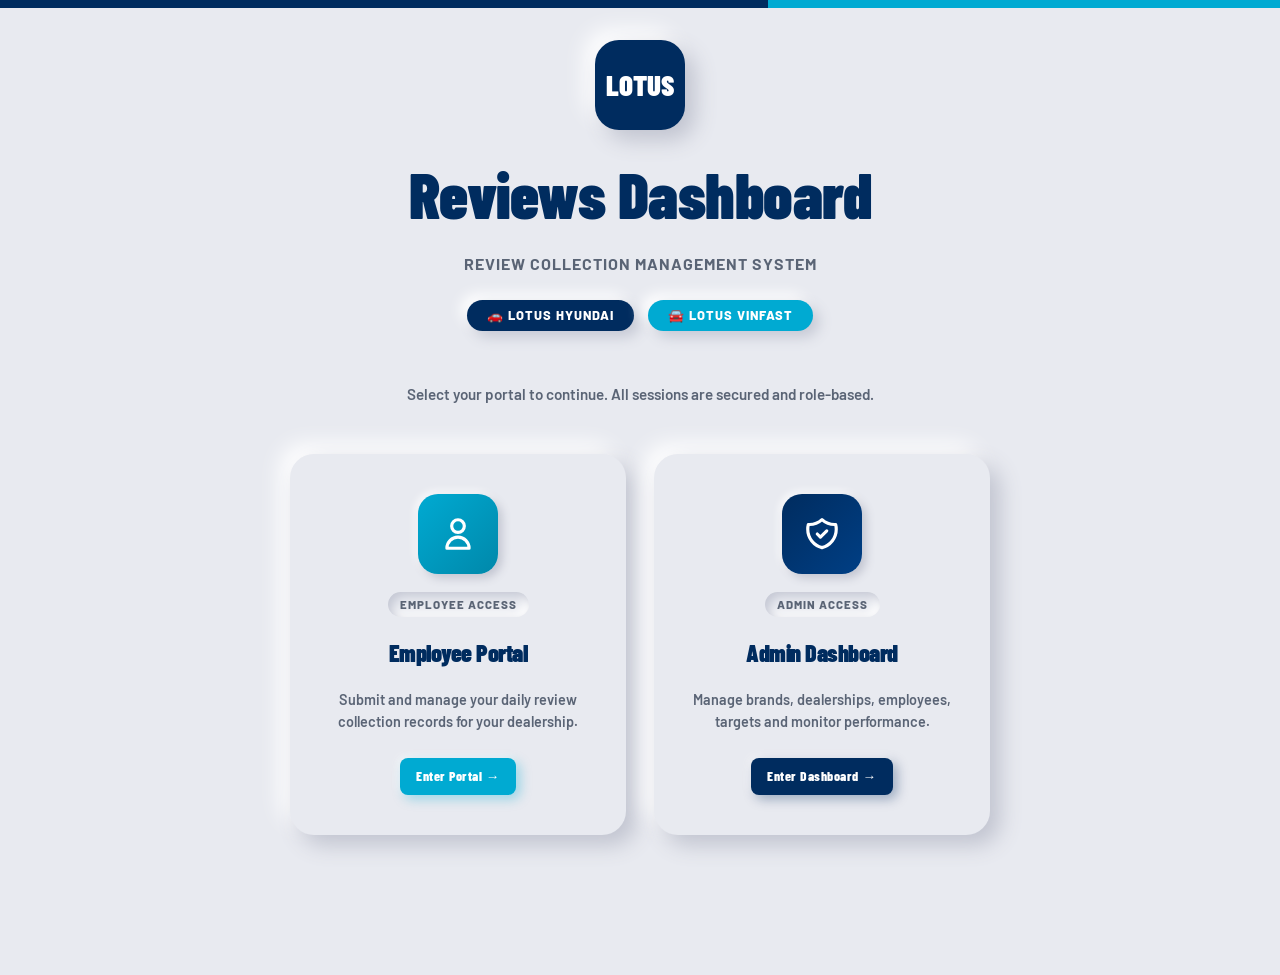
<file: index.html>
<!DOCTYPE html>
<html lang="en">
<head>
<meta charset="UTF-8">
<meta name="viewport" content="width=device-width, initial-scale=1.0">
<title>Lotus Reviews Dashboard</title>
<link rel="stylesheet" href="css/style.css">
<style>
.landing-page { background: var(--bg); }
.bauhaus-bar {
  height: 8px;
  background: linear-gradient(90deg, var(--primary) 0%, var(--primary) 60%, var(--accent) 60%, var(--accent) 100%);
  position: fixed; top: 0; left: 0; right: 0; z-index: 999;
}
.landing-tagline {
  font-size: 1rem; color: var(--text-muted); font-weight: 700;
  letter-spacing: 1px; margin-top: 10px;
}
.brands-strip {
  display: flex; gap: 14px; justify-content: center;
  margin-bottom: 52px; flex-wrap: wrap;
}
.brand-chip {
  padding: 6px 20px; border-radius: 20px; font-size: 0.8rem;
  font-weight: 800; letter-spacing: 1px; text-transform: uppercase;
  box-shadow: var(--nm-out);
}
.brand-chip.hyundai { background: var(--primary); color: var(--white); }
.brand-chip.vinfast { background: var(--accent); color: var(--white); }
.footer-fixed {
  position: fixed; bottom: 0; left: 0; right: 0;
  padding: 12px 24px; text-align: center;
  font-size: 0.75rem; font-weight: 700; color: var(--text-muted);
  background: var(--bg); border-top: 1px solid var(--border);
}
.geometric-bg {
  position: fixed; inset: 0; pointer-events: none; overflow: hidden; z-index: 0;
}
.geo-rect {
  position: absolute; border-radius: 4px; opacity: 0.04;
}
.portal-badge {
  font-size: 0.72rem; font-weight: 800; letter-spacing: 1px;
  text-transform: uppercase; padding: 4px 12px; border-radius: 20px;
  background: var(--bg); box-shadow: var(--nm-in); color: var(--text-muted);
}
</style>
</head>
<body>
<div class="bauhaus-bar"></div>

<!-- Geometric Background -->
<div class="geometric-bg">
  <div class="geo-rect" style="width:300px;height:300px;background:var(--primary);top:-80px;right:-60px;transform:rotate(15deg);"></div>
  <div class="geo-rect" style="width:200px;height:200px;background:var(--accent);bottom:-60px;left:-40px;transform:rotate(-10deg);"></div>
  <div class="geo-rect" style="width:150px;height:150px;background:var(--primary);bottom:200px;right:100px;transform:rotate(30deg);opacity:0.03;"></div>
</div>

<div class="landing-page" style="position:relative;z-index:1;padding-bottom:80px;">
  <div class="landing-hero">
    <div class="landing-logo">
      <div class="logo-mark" style="font-size:1.8rem;">LOTUS</div>
      <h1 style="font-size:clamp(2.5rem,6vw,4rem);">Reviews Dashboard</h1>
      <p class="landing-tagline">REVIEW COLLECTION MANAGEMENT SYSTEM</p>
    </div>

    <div class="brands-strip">
      <span class="brand-chip hyundai">🚗 Lotus Hyundai</span>
      <span class="brand-chip vinfast">🚘 Lotus Vinfast</span>
    </div>

    <p style="color:var(--text-muted);font-size:0.95rem;max-width:480px;margin:0 auto 48px;text-align:center;">
      Select your portal to continue. All sessions are secured and role-based.
    </p>

    <div class="portal-cards">
      <!-- Employee Portal -->
      <a href="employee-login.html" class="portal-card">
        <div class="card-icon" style="background:linear-gradient(135deg,var(--accent),var(--accent-dark));">
          <svg width="38" height="38" fill="none" viewBox="0 0 24 24" stroke="#fff" stroke-width="2">
            <path stroke-linecap="round" stroke-linejoin="round" d="M16 7a4 4 0 11-8 0 4 4 0 018 0zM12 14a7 7 0 00-7 7h14a7 7 0 00-7-7z"/>
          </svg>
        </div>
        <span class="portal-badge">Employee Access</span>
        <h3>Employee Portal</h3>
        <p>Submit and manage your daily review collection records for your dealership.</p>
        <span class="btn btn-accent btn-sm mt-1">Enter Portal →</span>
      </a>

      <!-- Admin Portal -->
      <a href="admin-login.html" class="portal-card">
        <div class="card-icon" style="background:linear-gradient(135deg,var(--primary),var(--primary-light));">
          <svg width="38" height="38" fill="none" viewBox="0 0 24 24" stroke="#fff" stroke-width="2">
            <path stroke-linecap="round" stroke-linejoin="round" d="M9 12l2 2 4-4m5.618-4.016A11.955 11.955 0 0112 2.944a11.955 11.955 0 01-8.618 3.04A12.02 12.02 0 003 9c0 5.591 3.824 10.29 9 11.622 5.176-1.332 9-6.03 9-11.622 0-1.042-.133-2.052-.382-3.016z"/>
          </svg>
        </div>
        <span class="portal-badge">Admin Access</span>
        <h3>Admin Dashboard</h3>
        <p>Manage brands, dealerships, employees, targets and monitor performance.</p>
        <span class="btn btn-primary btn-sm mt-1">Enter Dashboard →</span>
      </a>
    </div>
  </div>
</div>

<div class="footer-fixed">
  Developed by <strong>Dharun Kumar N</strong> ( SEO &amp; ORM Analyst @ Lotus Hyundai HO )
</div>
</body>
</html>
</file>
<file: css/style.css>
/* ============================================================
   LOTUS DASHBOARD — SHARED STYLES
   Bauhaus + Neomorphism | Hyundai Brand Colors | Bold Font
   ============================================================ */

@import url('https://fonts.googleapis.com/css2?family=Barlow:wght@400;600;700;800;900&family=Barlow+Condensed:wght@700;800;900&display=swap');

:root {
  --primary:       #002C5F;
  --primary-light: #003f85;
  --accent:        #00AAD2;
  --accent-dark:   #0088aa;
  --white:         #FFFFFF;
  --bg:            #e8eaf0;
  --bg-card:       #e8eaf0;
  --text:          #1a1a2e;
  --text-muted:    #5a6475;
  --danger:        #e63946;
  --success:       #2dc653;
  --warning:       #f4a261;
  --border:        #d0d4de;

  /* Neomorphic shadows */
  --nm-out: 6px 6px 14px #c5c8d4, -6px -6px 14px #ffffff;
  --nm-in:  inset 4px 4px 10px #c5c8d4, inset -4px -4px 10px #ffffff;
  --nm-out-lg: 10px 10px 22px #c0c3cf, -10px -10px 22px #ffffff;
  --nm-btn: 4px 4px 10px #c0c3cf, -2px -2px 8px #ffffff;
  --nm-btn-active: inset 3px 3px 8px #c0c3cf, inset -2px -2px 6px #ffffff;

  --radius: 16px;
  --radius-sm: 10px;
  --radius-lg: 24px;
  --transition: 0.22s cubic-bezier(.4,0,.2,1);
}

*, *::before, *::after { box-sizing: border-box; margin: 0; padding: 0; }

body {
  font-family: 'Barlow', sans-serif;
  font-weight: 700;
  background: var(--bg);
  color: var(--text);
  min-height: 100vh;
  line-height: 1.5;
}

/* ── Typography ── */
h1, h2, h3, h4 { font-family: 'Barlow Condensed', sans-serif; font-weight: 900; letter-spacing: -0.5px; }
h1 { font-size: clamp(2rem, 5vw, 3.5rem); }
h2 { font-size: clamp(1.5rem, 3vw, 2.2rem); }
h3 { font-size: 1.3rem; }
p { font-weight: 600; }

a { color: inherit; text-decoration: none; }

/* ── Utility ── */
.hidden { display: none !important; }
.text-accent { color: var(--accent); }
.text-primary { color: var(--primary); }
.text-danger { color: var(--danger); }
.text-success { color: var(--success); }
.text-muted { color: var(--text-muted); font-weight: 600; }
.bold { font-weight: 900; }
.flex { display: flex; }
.flex-col { flex-direction: column; }
.items-center { align-items: center; }
.justify-center { justify-content: center; }
.justify-between { justify-content: space-between; }
.gap-1 { gap: 8px; }
.gap-2 { gap: 16px; }
.gap-3 { gap: 24px; }
.gap-4 { gap: 32px; }
.w-full { width: 100%; }
.mt-1 { margin-top: 8px; }
.mt-2 { margin-top: 16px; }
.mt-3 { margin-top: 24px; }
.mb-1 { margin-bottom: 8px; }
.mb-2 { margin-bottom: 16px; }
.text-center { text-align: center; }
.grid { display: grid; }

/* ── Neomorphic Card ── */
.nm-card {
  background: var(--bg-card);
  border-radius: var(--radius);
  box-shadow: var(--nm-out);
  padding: 28px;
  transition: box-shadow var(--transition);
}
.nm-card:hover { box-shadow: var(--nm-out-lg); }
.nm-card-sm { border-radius: var(--radius-sm); box-shadow: var(--nm-out); background: var(--bg-card); padding: 18px; }
.nm-inset { box-shadow: var(--nm-in); border-radius: var(--radius-sm); background: var(--bg); }

/* ── Buttons ── */
.btn {
  display: inline-flex; align-items: center; justify-content: center; gap: 8px;
  padding: 12px 28px;
  border-radius: var(--radius-sm);
  border: none; cursor: pointer;
  font-family: 'Barlow Condensed', sans-serif;
  font-size: 1rem; font-weight: 800; letter-spacing: 0.5px;
  transition: all var(--transition);
  box-shadow: var(--nm-btn);
  background: var(--bg);
  color: var(--text);
}
.btn:active { box-shadow: var(--nm-btn-active); transform: scale(0.98); }
.btn-primary { background: var(--primary); color: var(--white); box-shadow: 4px 4px 12px rgba(0,44,95,0.35), -2px -2px 8px rgba(255,255,255,0.7); }
.btn-primary:hover { background: var(--primary-light); }
.btn-accent { background: var(--accent); color: var(--white); box-shadow: 4px 4px 12px rgba(0,170,210,0.35), -2px -2px 8px rgba(255,255,255,0.7); }
.btn-accent:hover { background: var(--accent-dark); }
.btn-danger { background: var(--danger); color: var(--white); box-shadow: 4px 4px 12px rgba(230,57,70,0.35), -2px -2px 8px rgba(255,255,255,0.7); }
.btn-success { background: var(--success); color: var(--white); box-shadow: 4px 4px 12px rgba(45,198,83,0.35), -2px -2px 8px rgba(255,255,255,0.7); }
.btn-ghost { background: transparent; box-shadow: none; }
.btn-ghost:hover { background: rgba(0,44,95,0.08); }
.btn-sm { padding: 8px 16px; font-size: 0.85rem; border-radius: 8px; }
.btn-icon { padding: 10px; border-radius: 50%; width: 40px; height: 40px; }
.btn-wide { width: 100%; padding: 14px; font-size: 1.1rem; }

/* ── Form Inputs ── */
.form-group { display: flex; flex-direction: column; gap: 6px; }
.form-group label { font-size: 0.82rem; font-weight: 800; color: var(--text-muted); letter-spacing: 0.8px; text-transform: uppercase; }
.form-control {
  padding: 13px 16px;
  border-radius: var(--radius-sm);
  border: none;
  background: var(--bg);
  box-shadow: var(--nm-in);
  font-family: 'Barlow', sans-serif;
  font-size: 0.97rem; font-weight: 700;
  color: var(--text);
  outline: none;
  transition: box-shadow var(--transition);
  width: 100%;
}
.form-control:focus { box-shadow: inset 3px 3px 8px #b8bbc7, inset -3px -3px 8px #fff, 0 0 0 2px var(--accent); }
.form-control::placeholder { color: var(--text-muted); font-weight: 600; }
select.form-control { cursor: pointer; }
.form-error { color: var(--danger); font-size: 0.82rem; font-weight: 800; margin-top: 4px; }

/* ── Badge ── */
.badge {
  display: inline-flex; align-items: center; gap: 4px;
  padding: 4px 12px; border-radius: 20px;
  font-size: 0.75rem; font-weight: 800; letter-spacing: 0.5px;
}
.badge-primary { background: rgba(0,44,95,0.12); color: var(--primary); }
.badge-accent { background: rgba(0,170,210,0.15); color: var(--accent-dark); }
.badge-danger { background: rgba(230,57,70,0.12); color: var(--danger); }
.badge-success { background: rgba(45,198,83,0.15); color: #1a8c3a; }
.badge-warning { background: rgba(244,162,97,0.2); color: #b5541a; }
.badge-pending { background: rgba(244,162,97,0.2); color: #b5541a; }

/* ── Progress Bar ── */
.progress-wrap { background: var(--bg); border-radius: 20px; box-shadow: var(--nm-in); height: 14px; overflow: hidden; }
.progress-bar {
  height: 100%; border-radius: 20px;
  background: linear-gradient(90deg, var(--accent), var(--primary));
  transition: width 0.8s cubic-bezier(.4,0,.2,1);
  position: relative;
}
.progress-bar::after {
  content: ''; position: absolute; inset: 0;
  background: linear-gradient(180deg, rgba(255,255,255,0.3) 0%, transparent 60%);
  border-radius: 20px;
}

/* ── Tabs ── */
.tabs { display: flex; gap: 4px; background: var(--bg); border-radius: 12px; padding: 6px; box-shadow: var(--nm-in); }
.tab-btn {
  flex: 1; padding: 10px 20px; border: none; background: transparent;
  border-radius: 8px; cursor: pointer;
  font-family: 'Barlow Condensed', sans-serif;
  font-size: 0.95rem; font-weight: 800;
  color: var(--text-muted); transition: all var(--transition);
}
.tab-btn.active { background: var(--bg); box-shadow: var(--nm-btn); color: var(--primary); }
.tab-content { display: none; }
.tab-content.active { display: block; }

/* ── Table ── */
.table-wrap { overflow-x: auto; border-radius: var(--radius-sm); box-shadow: var(--nm-in); background: var(--bg); }
table { width: 100%; border-collapse: collapse; }
thead th {
  background: var(--primary); color: var(--white);
  padding: 14px 16px; text-align: left;
  font-family: 'Barlow Condensed', sans-serif;
  font-size: 0.85rem; font-weight: 800; letter-spacing: 0.8px; text-transform: uppercase;
}
thead th:first-child { border-radius: 10px 0 0 0; }
thead th:last-child { border-radius: 0 10px 0 0; }
tbody tr { border-bottom: 1px solid var(--border); transition: background var(--transition); }
tbody tr:last-child { border-bottom: none; }
tbody tr:hover { background: rgba(0,170,210,0.05); }
tbody td { padding: 13px 16px; font-weight: 700; font-size: 0.92rem; }
tbody td.actions { display: flex; gap: 6px; flex-wrap: wrap; }

/* ── Sidebar ── */
.sidebar {
  width: 250px; min-height: 100vh;
  background: var(--primary);
  display: flex; flex-direction: column;
  position: fixed; top: 0; left: 0; z-index: 100;
  box-shadow: 6px 0 20px rgba(0,44,95,0.3);
  transition: transform 0.3s;
}
.sidebar-brand {
  padding: 28px 24px 24px;
  border-bottom: 1px solid rgba(255,255,255,0.12);
}
.sidebar-brand .logo-text { font-family: 'Barlow Condensed', sans-serif; font-weight: 900; font-size: 1.8rem; color: var(--white); }
.sidebar-brand .logo-sub { font-size: 0.75rem; color: var(--accent); font-weight: 800; letter-spacing: 1.5px; text-transform: uppercase; }
.sidebar-nav { flex: 1; padding: 16px 12px; display: flex; flex-direction: column; gap: 4px; overflow-y: auto; }
.nav-section-title { font-size: 0.68rem; font-weight: 800; color: rgba(255,255,255,0.4); letter-spacing: 1.5px; text-transform: uppercase; padding: 12px 12px 6px; }
.nav-link {
  display: flex; align-items: center; gap: 12px;
  padding: 11px 14px; border-radius: 10px;
  color: rgba(255,255,255,0.75);
  font-weight: 800; font-size: 0.92rem;
  cursor: pointer; transition: all var(--transition);
  border: none; background: transparent; width: 100%; text-align: left;
}
.nav-link svg { flex-shrink: 0; }
.nav-link:hover { background: rgba(255,255,255,0.12); color: var(--white); }
.nav-link.active { background: var(--accent); color: var(--white); box-shadow: 0 4px 12px rgba(0,170,210,0.4); }
.sidebar-footer { padding: 20px; border-top: 1px solid rgba(255,255,255,0.12); }
.sidebar-user { display: flex; align-items: center; gap: 12px; }
.sidebar-avatar { width: 40px; height: 40px; border-radius: 50%; background: var(--accent); display: flex; align-items: center; justify-content: center; font-size: 1rem; font-weight: 900; color: var(--white); flex-shrink: 0; }
.sidebar-user-info .name { font-size: 0.88rem; font-weight: 800; color: var(--white); }
.sidebar-user-info .role { font-size: 0.72rem; font-weight: 700; color: var(--accent); text-transform: uppercase; letter-spacing: 0.5px; }

/* ── Main Layout ── */
.main-layout { margin-left: 250px; min-height: 100vh; }
.topbar {
  background: var(--bg); box-shadow: 0 2px 12px rgba(0,44,95,0.08);
  padding: 16px 32px; display: flex; align-items: center; justify-content: space-between;
  position: sticky; top: 0; z-index: 50;
}
.topbar-title { font-family: 'Barlow Condensed', sans-serif; font-weight: 900; font-size: 1.4rem; color: var(--primary); }
.topbar-actions { display: flex; align-items: center; gap: 12px; }
.page-content { padding: 32px; }

/* ── Stat Card ── */
.stat-card { text-align: center; }
.stat-card .stat-icon { width: 60px; height: 60px; border-radius: 16px; display: flex; align-items: center; justify-content: center; margin: 0 auto 14px; box-shadow: var(--nm-btn); }
.stat-card .stat-value { font-family: 'Barlow Condensed', sans-serif; font-size: 2.4rem; font-weight: 900; color: var(--primary); line-height: 1; }
.stat-card .stat-label { font-size: 0.8rem; font-weight: 800; color: var(--text-muted); letter-spacing: 0.8px; text-transform: uppercase; margin-top: 4px; }
.stat-card .stat-change { font-size: 0.8rem; font-weight: 800; margin-top: 6px; }

/* ── Alert ── */
.alert { padding: 14px 18px; border-radius: var(--radius-sm); font-weight: 700; font-size: 0.92rem; display: flex; align-items: center; gap: 10px; }
.alert-success { background: rgba(45,198,83,0.12); color: #1a8c3a; border-left: 4px solid var(--success); }
.alert-danger { background: rgba(230,57,70,0.1); color: var(--danger); border-left: 4px solid var(--danger); }
.alert-warning { background: rgba(244,162,97,0.15); color: #8a4510; border-left: 4px solid var(--warning); }
.alert-info { background: rgba(0,170,210,0.1); color: var(--accent-dark); border-left: 4px solid var(--accent); }

/* ── Modal ── */
.modal-overlay {
  position: fixed; inset: 0; background: rgba(0,0,0,0.4); backdrop-filter: blur(4px);
  z-index: 1000; display: flex; align-items: center; justify-content: center;
  padding: 20px; opacity: 0; pointer-events: none; transition: opacity 0.2s;
}
.modal-overlay.open { opacity: 1; pointer-events: all; }
.modal {
  background: var(--bg); border-radius: var(--radius-lg);
  box-shadow: var(--nm-out-lg); width: 100%; max-width: 520px;
  max-height: 90vh; overflow-y: auto;
  transform: translateY(20px); transition: transform 0.25s;
}
.modal-overlay.open .modal { transform: translateY(0); }
.modal-header { padding: 24px 28px 16px; display: flex; align-items: center; justify-content: space-between; border-bottom: 1px solid var(--border); }
.modal-title { font-family: 'Barlow Condensed', sans-serif; font-size: 1.5rem; font-weight: 900; color: var(--primary); }
.modal-close { background: none; border: none; cursor: pointer; padding: 6px; color: var(--text-muted); font-size: 1.2rem; border-radius: 8px; transition: background var(--transition); }
.modal-close:hover { background: rgba(0,44,95,0.08); }
.modal-body { padding: 24px 28px; display: flex; flex-direction: column; gap: 20px; }
.modal-footer { padding: 16px 28px 24px; display: flex; gap: 12px; justify-content: flex-end; border-top: 1px solid var(--border); }

/* ── Toasts ── */
#toast-container { position: fixed; bottom: 24px; right: 24px; z-index: 9999; display: flex; flex-direction: column; gap: 10px; }
.toast {
  background: var(--bg); border-radius: 12px; box-shadow: var(--nm-out);
  padding: 14px 20px; display: flex; align-items: center; gap: 10px;
  font-weight: 700; font-size: 0.9rem; min-width: 280px;
  animation: slideIn 0.3s ease;
  border-left: 4px solid var(--accent);
}
.toast.success { border-color: var(--success); }
.toast.error { border-color: var(--danger); }
.toast.warning { border-color: var(--warning); }
@keyframes slideIn { from { transform: translateX(100%); opacity: 0; } to { transform: translateX(0); opacity: 1; } }
@keyframes slideOut { from { transform: translateX(0); opacity: 1; } to { transform: translateX(100%); opacity: 0; } }
.toast.out { animation: slideOut 0.3s ease forwards; }

/* ── Confetti overlay ── */
#confetti-overlay {
  position: fixed; inset: 0; z-index: 9990; pointer-events: none;
  display: flex; align-items: center; justify-content: center;
}
#confetti-canvas { position: absolute; inset: 0; width: 100%; height: 100%; }
.confetti-msg {
  position: relative; z-index: 1;
  background: var(--bg); border-radius: 24px; box-shadow: var(--nm-out-lg);
  padding: 40px 60px; text-align: center;
  animation: popIn 0.4s cubic-bezier(.17,.67,.35,1.4) both;
}
.confetti-msg h2 { font-size: 2.5rem; color: var(--primary); margin-bottom: 8px; }
.confetti-msg p { color: var(--text-muted); font-size: 1.1rem; }

/* ── Danger Shake Animation ── */
@keyframes shake {
  0%,100% { transform: translateX(0); }
  15%,45%,75% { transform: translateX(-8px); }
  30%,60%,90% { transform: translateX(8px); }
}
.shake { animation: shake 0.6s ease; }
@keyframes popIn { from { transform: scale(0.7); opacity: 0; } to { transform: scale(1); opacity: 1; } }
@keyframes pulseRed {
  0%,100% { box-shadow: 0 0 0 0 rgba(230,57,70,0.5); }
  50% { box-shadow: 0 0 0 16px rgba(230,57,70,0); }
}
.pulse-danger { animation: pulseRed 1.2s infinite; }

/* ── Landing Page ── */
.landing-page {
  min-height: 100vh; background: var(--bg);
  display: flex; flex-direction: column; align-items: center; justify-content: center;
  padding: 40px 20px;
}
.landing-hero { text-align: center; margin-bottom: 60px; }
.landing-logo { margin-bottom: 24px; }
.landing-logo .logo-mark {
  width: 90px; height: 90px; background: var(--primary); border-radius: 24px;
  display: flex; align-items: center; justify-content: center;
  margin: 0 auto 16px; box-shadow: var(--nm-out-lg);
  font-family: 'Barlow Condensed', sans-serif; font-size: 2.2rem; font-weight: 900; color: var(--white);
}
.landing-logo h1 { color: var(--primary); }
.landing-logo .sub { color: var(--accent); font-size: 0.85rem; font-weight: 800; letter-spacing: 2px; text-transform: uppercase; margin-top: 4px; }
.portal-cards { display: grid; grid-template-columns: repeat(auto-fit, minmax(280px, 1fr)); gap: 28px; max-width: 700px; width: 100%; }
.portal-card {
  background: var(--bg); border-radius: var(--radius-lg); box-shadow: var(--nm-out-lg);
  padding: 40px 32px; text-align: center; cursor: pointer;
  transition: all var(--transition); text-decoration: none; color: var(--text);
  display: flex; flex-direction: column; align-items: center; gap: 18px;
}
.portal-card:hover { transform: translateY(-6px); box-shadow: 14px 14px 30px #bcc0cc, -10px -10px 26px #ffffff; }
.portal-card .card-icon { width: 80px; height: 80px; border-radius: 20px; display: flex; align-items: center; justify-content: center; box-shadow: var(--nm-btn); }
.portal-card h3 { font-size: 1.5rem; color: var(--primary); }
.portal-card p { color: var(--text-muted); font-size: 0.9rem; font-weight: 600; }

/* ── Auth Page ── */
.auth-page {
  min-height: 100vh; display: grid; grid-template-columns: 1fr 1fr;
}
.auth-panel-left {
  background: var(--primary); display: flex; flex-direction: column;
  align-items: center; justify-content: center; padding: 60px 48px;
  position: relative; overflow: hidden;
}
.auth-panel-left::before {
  content: ''; position: absolute; width: 400px; height: 400px;
  border-radius: 50%; background: rgba(0,170,210,0.12);
  top: -100px; right: -100px;
}
.auth-panel-left::after {
  content: ''; position: absolute; width: 300px; height: 300px;
  border-radius: 50%; background: rgba(255,255,255,0.04);
  bottom: -80px; left: -80px;
}
.auth-brand { position: relative; z-index: 1; text-align: center; }
.auth-brand .logo-mark { width: 80px; height: 80px; background: rgba(255,255,255,0.12); border-radius: 22px; display: flex; align-items: center; justify-content: center; margin: 0 auto 24px; box-shadow: 0 8px 24px rgba(0,0,0,0.2); font-family: 'Barlow Condensed', sans-serif; font-size: 2rem; font-weight: 900; color: var(--white); }
.auth-brand h2 { color: var(--white); font-size: 2.5rem; }
.auth-brand p { color: rgba(255,255,255,0.7); margin-top: 12px; font-weight: 600; max-width: 280px; }
.auth-panel-right { display: flex; align-items: center; justify-content: center; padding: 40px; background: var(--bg); }
.auth-form-wrap { width: 100%; max-width: 420px; }
.auth-form-wrap .auth-tabs { margin-bottom: 28px; }
.auth-title { font-size: 2rem; color: var(--primary); margin-bottom: 6px; }
.auth-subtitle { color: var(--text-muted); font-size: 0.9rem; margin-bottom: 28px; }
.auth-form { display: flex; flex-direction: column; gap: 18px; }
.auth-link { color: var(--accent-dark); font-weight: 800; text-decoration: underline; cursor: pointer; }
.auth-back { display: flex; align-items: center; gap: 8px; color: var(--text-muted); font-size: 0.88rem; margin-bottom: 24px; cursor: pointer; font-weight: 800; }
.auth-back:hover { color: var(--primary); }

/* ── Employee Dashboard ── */
.review-form-section { max-width: 680px; }
.date-nav { display: flex; align-items: center; gap: 16px; background: var(--bg); border-radius: 12px; box-shadow: var(--nm-in); padding: 12px 20px; }
.date-nav span { font-family: 'Barlow Condensed', sans-serif; font-size: 1.2rem; font-weight: 900; color: var(--primary); }

/* ── Charts / Metrics ── */
.metric-card .metric-big { font-family: 'Barlow Condensed', sans-serif; font-size: 3rem; font-weight: 900; color: var(--primary); line-height: 1; }
.metric-card .metric-label { font-size: 0.8rem; font-weight: 800; color: var(--text-muted); letter-spacing: 0.8px; text-transform: uppercase; }
.metric-row { display: grid; grid-template-columns: repeat(auto-fit, minmax(180px, 1fr)); gap: 20px; }

/* ── Grid Helpers ── */
.grid-2 { grid-template-columns: repeat(2, 1fr); gap: 24px; }
.grid-3 { grid-template-columns: repeat(3, 1fr); gap: 20px; }
.grid-4 { grid-template-columns: repeat(4, 1fr); gap: 20px; }

/* ── Target Section ── */
.target-block { padding: 20px 0; border-bottom: 1px solid var(--border); }
.target-block:last-child { border-bottom: none; }
.target-header { display: flex; justify-content: space-between; align-items: center; margin-bottom: 12px; }
.target-header h4 { font-family: 'Barlow Condensed', sans-serif; font-size: 1.1rem; font-weight: 900; }
.target-pct { font-family: 'Barlow Condensed', sans-serif; font-size: 1.8rem; font-weight: 900; }
.target-nums { font-size: 0.82rem; font-weight: 700; color: var(--text-muted); margin-top: 8px; }

/* ── Pending Requests ── */
.request-card { display: flex; align-items: center; justify-content: space-between; flex-wrap: wrap; gap: 12px; padding: 16px 20px; border-radius: var(--radius-sm); background: var(--bg); box-shadow: var(--nm-out); }

/* ── Responsive ── */
@media (max-width: 900px) {
  .sidebar { transform: translateX(-100%); }
  .sidebar.open { transform: translateX(0); }
  .main-layout { margin-left: 0; }
  .auth-page { grid-template-columns: 1fr; }
  .auth-panel-left { display: none; }
  .topbar { padding: 16px 20px; }
  .page-content { padding: 20px; }
  .grid-2, .grid-3, .grid-4 { grid-template-columns: 1fr; }
}
@media (max-width: 600px) {
  .portal-cards { grid-template-columns: 1fr; }
}

/* ── Hamburger ── */
.hamburger { display: none; background: none; border: none; cursor: pointer; padding: 8px; border-radius: 8px; }
.hamburger span { display: block; width: 22px; height: 3px; background: var(--primary); border-radius: 2px; margin: 4px 0; transition: var(--transition); }
@media (max-width: 900px) { .hamburger { display: flex; flex-direction: column; } }
.sidebar-overlay { display: none; position: fixed; inset: 0; background: rgba(0,0,0,0.3); z-index: 99; }
@media (max-width: 900px) { .sidebar-overlay.visible { display: block; } }

/* ── Footer ── */
.page-footer { padding: 24px 32px; text-align: center; font-size: 0.78rem; font-weight: 700; color: var(--text-muted); border-top: 1px solid var(--border); background: var(--bg); }

/* ── Loading Spinner ── */
.spinner { width: 36px; height: 36px; border: 4px solid var(--border); border-top-color: var(--primary); border-radius: 50%; animation: spin 0.7s linear infinite; margin: 40px auto; }
@keyframes spin { to { transform: rotate(360deg); } }
.loading-overlay { position: fixed; inset: 0; background: var(--bg); z-index: 9998; display: flex; align-items: center; justify-content: center; flex-direction: column; gap: 16px; }
.loading-overlay .spinner { width: 50px; height: 50px; border-width: 5px; }

/* ── Scrollbar ── */
::-webkit-scrollbar { width: 6px; height: 6px; }
::-webkit-scrollbar-track { background: var(--bg); }
::-webkit-scrollbar-thumb { background: var(--border); border-radius: 3px; }
::-webkit-scrollbar-thumb:hover { background: var(--text-muted); }

/* ── Search ── */
.search-box { position: relative; }
.search-box input { padding-left: 40px; }
.search-box svg { position: absolute; left: 12px; top: 50%; transform: translateY(-50%); color: var(--text-muted); pointer-events: none; }

/* ── Empty State ── */
.empty-state { text-align: center; padding: 60px 20px; }
.empty-state svg { color: var(--border); margin-bottom: 16px; }
.empty-state h4 { color: var(--text-muted); font-size: 1.1rem; }
.empty-state p { color: var(--text-muted); font-size: 0.88rem; font-weight: 600; margin-top: 6px; }

/* ── Filter Row ── */
.filter-row { display: flex; gap: 12px; flex-wrap: wrap; align-items: center; }
.filter-row .form-control { width: auto; min-width: 160px; }
</file>
